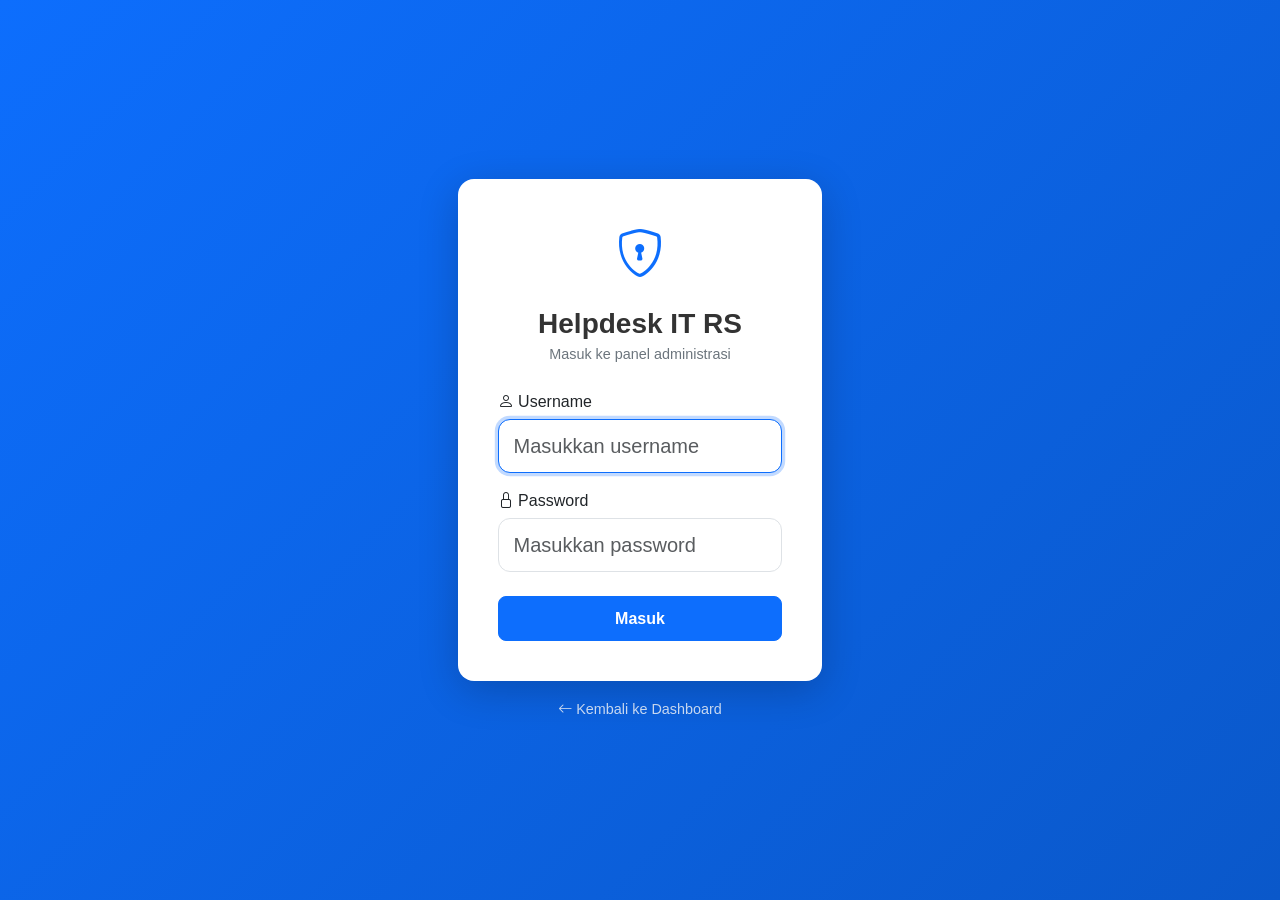
<file: templates/login.html>
<!DOCTYPE html>
<html lang="id" data-bs-theme="light">
<head>
    <meta charset="UTF-8">
    <meta name="viewport" content="width=device-width, initial-scale=1.0">
    <title>Login - Helpdesk IT RS</title>
    <link href="https://cdn.jsdelivr.net/npm/bootstrap@5.3.2/dist/css/bootstrap.min.css" rel="stylesheet">
    <link rel="stylesheet" href="https://cdn.jsdelivr.net/npm/bootstrap-icons@1.11.2/font/bootstrap-icons.css">
    <link rel="stylesheet" href="/static/css/style.css">
    <style>
        body {
            background: linear-gradient(135deg, #0d6efd 0%, #0a58ca 100%);
            min-height: 100vh;
            display: flex;
            align-items: center;
            justify-content: center;
        }
        .login-card {
            border: none;
            border-radius: 1rem;
            box-shadow: 0 10px 40px rgba(0, 0, 0, 0.2);
            width: 100%;
            max-width: 420px;
        }
        .login-card .card-body {
            padding: 2.5rem;
        }
        .login-logo {
            font-size: 3rem;
            color: #0d6efd;
        }
        .login-title {
            font-weight: 700;
            color: #333;
        }
        .login-subtitle {
            font-size: 0.9rem;
            color: #6c757d;
        }
        .form-control:focus {
            border-color: #0d6efd;
            box-shadow: 0 0 0 0.2rem rgba(13, 110, 253, 0.25);
        }
        .btn-login {
            padding: 0.6rem 1.5rem;
            font-weight: 600;
            border-radius: 0.5rem;
        }
        .alert {
            display: none;
        }
        .alert.show {
            display: block;
        }
        .back-link {
            color: rgba(255,255,255,0.8);
            text-decoration: none;
            font-size: 0.9rem;
        }
        .back-link:hover {
            color: #fff;
            text-decoration: underline;
        }
    </style>
</head>
<body>
    <div>
        <div class="card login-card">
            <div class="card-body text-center">
                <div class="login-logo mb-3">
                    <i class="bi bi-shield-lock"></i>
                </div>
                <h3 class="login-title mb-1">Helpdesk IT RS</h3>
                <p class="login-subtitle mb-4">Masuk ke panel administrasi</p>

                <div class="alert alert-danger" id="login-error" role="alert">
                    <i class="bi bi-exclamation-triangle me-1"></i>
                    <span id="error-message">Username atau password salah</span>
                </div>

                <form id="login-form" autocomplete="off">
                    <div class="mb-3 text-start">
                        <label for="username" class="form-label">
                            <i class="bi bi-person me-1"></i>Username
                        </label>
                        <input type="text" class="form-control form-control-lg" id="username"
                               placeholder="Masukkan username" required autofocus>
                    </div>
                    <div class="mb-4 text-start">
                        <label for="password" class="form-label">
                            <i class="bi bi-lock me-1"></i>Password
                        </label>
                        <input type="password" class="form-control form-control-lg" id="password"
                               placeholder="Masukkan password" required>
                    </div>
                    <button type="submit" class="btn btn-primary btn-login w-100" id="btn-login">
                        <span id="btn-text">Masuk</span>
                        <span id="btn-spinner" class="spinner-border spinner-border-sm d-none" role="status"></span>
                    </button>
                </form>
            </div>
        </div>
        <div class="text-center mt-3">
            <a href="/" class="back-link">
                <i class="bi bi-arrow-left me-1"></i>Kembali ke Dashboard
            </a>
        </div>
    </div>

    <script>
        document.getElementById('login-form').addEventListener('submit', async function(e) {
            e.preventDefault();
            const username = document.getElementById('username').value.trim();
            const password = document.getElementById('password').value.trim();
            const errorEl = document.getElementById('login-error');
            const errorMsg = document.getElementById('error-message');
            const btnLogin = document.getElementById('btn-login');
            const btnText = document.getElementById('btn-text');
            const btnSpinner = document.getElementById('btn-spinner');

            // Reset error
            errorEl.classList.remove('show');

            if (!username || !password) {
                errorMsg.textContent = 'Username dan password harus diisi';
                errorEl.classList.add('show');
                return;
            }

            // Loading state
            btnLogin.disabled = true;
            btnText.textContent = 'Memproses...';
            btnSpinner.classList.remove('d-none');

            try {
                const resp = await fetch('/api/auth/login', {
                    method: 'POST',
                    headers: { 'Content-Type': 'application/json' },
                    body: JSON.stringify({ username, password })
                });

                if (!resp.ok) {
                    const err = await resp.json();
                    throw new Error(err.detail || 'Login gagal');
                }

                const data = await resp.json();

                // Store token
                localStorage.setItem('auth_token', data.access_token);
                localStorage.setItem('auth_username', data.username);
                localStorage.setItem('auth_role', data.role);

                // Redirect to previous page or home
                const redirect = new URLSearchParams(window.location.search).get('next') || '/';
                window.location.href = redirect;
            } catch (err) {
                errorMsg.textContent = err.message || 'Terjadi kesalahan saat login';
                errorEl.classList.add('show');
            } finally {
                btnLogin.disabled = false;
                btnText.textContent = 'Masuk';
                btnSpinner.classList.add('d-none');
            }
        });

        // Enter key to submit
        document.getElementById('password').addEventListener('keypress', function(e) {
            if (e.key === 'Enter') {
                document.getElementById('login-form').dispatchEvent(new Event('submit'));
            }
        });
    </script>
    <script src="https://cdn.jsdelivr.net/npm/bootstrap@5.3.2/dist/js/bootstrap.bundle.min.js"></script>
</body>
</html>
</file>
<file: static/css/style.css>
/* Helpdesk IT Rumah Sakit - Custom Styles */

body {
    background:
        radial-gradient(circle at top left, rgba(13, 110, 253, 0.14), transparent 22%),
        linear-gradient(180deg, #f6f8ff 0%, #eef3fb 100%);
    font-family: -apple-system, BlinkMacSystemFont, "Segoe UI", Roboto, "Helvetica Neue", Arial, sans-serif;
    color: #1f2937;
}

.navbar {
    box-shadow: 0 10px 30px rgba(15, 23, 42, 0.08);
}

.navbar-brand {
    font-weight: 700;
    font-size: 1.3rem;
}

.dashboard-shell {
    max-width: 1400px;
    margin: 0 auto;
    padding: 0.25rem 0 1.25rem;
}

.dashboard-hero {
    display: flex;
    justify-content: space-between;
    align-items: center;
    gap: 1rem;
    padding: 1.5rem;
    margin-bottom: 1rem;
    border-radius: 24px;
    background: linear-gradient(135deg, #0d6efd 0%, #4f46e5 100%);
    color: #fff;
    box-shadow: 0 18px 40px rgba(79, 70, 229, 0.2);
    position: relative;
    overflow: hidden;
}

.dashboard-hero::before,
.dashboard-hero::after {
    content: "";
    position: absolute;
    border-radius: 50%;
    background: rgba(255,255,255,0.14);
}

.dashboard-hero::before {
    width: 220px;
    height: 220px;
    top: -90px;
    right: -40px;
}

.dashboard-hero::after {
    width: 120px;
    height: 120px;
    bottom: -40px;
    left: -30px;
}

.dashboard-insights {
    display: grid;
    grid-template-columns: repeat(3, minmax(0, 1fr));
    gap: 1rem;
    margin-bottom: 1.5rem;
}

.insight-pill {
    display: flex;
    flex-direction: column;
    gap: 0.2rem;
    padding: 0.95rem 1rem;
    background: rgba(255,255,255,0.78);
    border: 1px solid rgba(148,163,184,0.22);
    border-radius: 18px;
    box-shadow: 0 10px 25px rgba(15,23,42,0.05);
    backdrop-filter: blur(8px);
}

.insight-kicker {
    font-size: 0.75rem;
    text-transform: uppercase;
    letter-spacing: 0.08em;
    color: #64748b;
    font-weight: 700;
}

.stat-card-active {
    box-shadow: 0 0 0 3px rgba(255,255,255,0.95), 0 18px 42px rgba(15, 23, 42, 0.22);
    transform: translateY(-4px) scale(1.01);
    filter: saturate(1.14) brightness(1.05);
    outline: 2px solid rgba(255,255,255,0.82);
    outline-offset: 2px;
}

.dashboard-eyebrow {
    display: none;
    align-items: center;
    gap: 0.45rem;
    font-size: 0.9rem;
    font-weight: 700;
    opacity: 0.9;
    margin-bottom: 0.4rem;
}

.dashboard-title {
    display: none;
    margin: 0;
    font-size: clamp(1.5rem, 2vw, 2.1rem);
    font-weight: 800;
}

.dashboard-subtitle {
    display: none;
    margin: 0.45rem 0 0;
    opacity: 0.88;
    max-width: 700px;
}

.dashboard-cta {
    white-space: nowrap;
    font-weight: 700;
    border-radius: 14px;
}

.card {
    border: none;
    box-shadow: 0 12px 30px rgba(15, 23, 42, 0.06);
    border-radius: 18px;
    transition: transform 0.2s ease, box-shadow 0.2s ease;
}

.card:hover {
    box-shadow: 0 18px 36px rgba(15, 23, 42, 0.1);
}

.card-header {
    background: rgba(255,255,255,0.94);
    border-bottom: 1px solid rgba(15, 23, 42, 0.06);
    font-weight: 700;
    padding: 1rem 1.1rem;
}

.dashboard-panel {
    overflow: hidden;
}

.chart-grid {
    display: grid;
    grid-template-columns: repeat(7, minmax(0, 1fr));
    gap: 1rem;
    align-items: end;
    min-height: 260px;
}

.chart-column {
    display: flex;
    flex-direction: column;
    align-items: center;
    gap: 0.35rem;
}

.chart-bar-wrap {
    width: 100%;
    height: 170px;
    display: flex;
    justify-content: center;
    align-items: end;
    padding: 0.4rem;
    border-radius: 14px;
    background: linear-gradient(180deg, rgba(13, 110, 253, 0.05), rgba(13, 110, 253, 0.14));
}

.chart-bar {
    width: 100%;
    max-width: 42px;
    border-radius: 999px 999px 10px 10px;
    background: linear-gradient(180deg, #60a5fa 0%, #2563eb 100%);
    box-shadow: 0 12px 24px rgba(37, 99, 235, 0.24);
}

.chart-value {
    font-size: 0.9rem;
    font-weight: 800;
    color: #0f172a;
}

.chart-label {
    font-size: 0.78rem;
    font-weight: 700;
    color: #475569;
    text-transform: uppercase;
}

.chart-sub-label {
    font-size: 0.72rem;
    color: #64748b;
}

/* Stat cards */
.stat-card {
    position: relative;
    overflow: hidden;
    border-radius: 22px;
    min-height: 188px;
    cursor: pointer;
    border: 1px solid rgba(255,255,255,0.24);
    background-clip: padding-box;
}

.stat-card::before {
    content: "";
    position: absolute;
    inset: 0;
    background: linear-gradient(180deg, rgba(255,255,255,0.12), transparent 45%);
    pointer-events: none;
}

.stat-card::after {
    content: "";
    position: absolute;
    inset: auto -28px -38px auto;
    width: 120px;
    height: 120px;
    border-radius: 50%;
    background: rgba(255,255,255,0.14);
}

.stat-card .card-body {
    position: relative;
    z-index: 1;
    display: flex;
    flex-direction: column;
    justify-content: space-between;
    gap: 0.8rem;
    padding: 1rem;
    color: #ffffff;
    min-height: 188px;
}

.stat-card-top {
    display: flex;
    align-items: center;
    justify-content: space-between;
    gap: 0.5rem;
}

.stat-card-badge {
    font-size: 0.72rem;
    font-weight: 700;
    text-transform: uppercase;
    letter-spacing: 0.08em;
    opacity: 0.96;
    padding: 0.25rem 0.55rem;
    border-radius: 999px;
    background: rgba(255,255,255,0.18);
}

.stat-card-trend {
    width: 34px;
    height: 34px;
    display: grid;
    place-items: center;
    border-radius: 10px;
    background: rgba(255,255,255,0.18);
    font-size: 0.95rem;
}

.stat-card-content {
    display: flex;
    align-items: center;
    gap: 1rem;
}

.stat-card-content-new {
    justify-content: flex-start;
    gap: 0.9rem;
}

.stat-icon {
    width: 54px;
    height: 54px;
    display: grid;
    place-items: center;
    border-radius: 16px;
    background: rgba(255,255,255,0.22);
    backdrop-filter: blur(4px);
    flex-shrink: 0;
    box-shadow: inset 0 1px 1px rgba(255,255,255,0.28);
}

.stat-value {
    font-size: 2rem;
    font-weight: 800;
    line-height: 1;
}

.stat-label {
    font-size: 0.95rem;
    opacity: 0.98;
    font-weight: 700;
}

.stat-card-primary { background: linear-gradient(135deg, #2563eb, #1d4ed8); }
.stat-card-danger { background: linear-gradient(135deg, #dc3545, #ef4444); }
.stat-card-warning { background: linear-gradient(135deg, #f59e0b, #fbbf24); }
.stat-card-secondary { background: linear-gradient(135deg, #6c757d, #94a3b8); }
.stat-card-success { background: linear-gradient(135deg, #198754, #22c55e); }
.stat-card-info { background: linear-gradient(135deg, #0dcaf0, #06b6d4); }
.stat-card-dark { background: linear-gradient(135deg, #1e293b, #334155); }

.stat-card:hover {
    transform: translateY(-4px);
    box-shadow: 0 18px 38px rgba(15, 23, 42, 0.16);
}

.stat-card-active {
    box-shadow: 0 0 0 3px rgba(255,255,255,0.95), 0 16px 42px rgba(15,23,42,0.22);
    transform: translateY(-4px) scale(1.01);
    outline: 2px solid rgba(255,255,255,0.76);
    outline-offset: 2px;
}

.stat-card a {
    transition: opacity 0.2s;
}

.stat-card a:hover {
    opacity: 0.9;
}

.stat-card-new-link {
    color: #111827;
}

.stat-card-new-link small,
.stat-card-new-link h5 {
    color: inherit;
}

/* Table */
.dashboard-table th {
    font-weight: 700;
    color: #475569;
    border-bottom: 1px solid rgba(148, 163, 184, 0.35);
    background-color: transparent;
}

.dashboard-table tbody tr {
    transition: background-color 0.15s ease, transform 0.15s ease;
}

.dashboard-table tbody tr:hover {
    background-color: rgba(13, 110, 253, 0.05);
}

.table-hover tbody tr {
    transition: background-color 0.15s;
}

/* Badge */
.badge {
    font-weight: 600;
    padding: 0.45em 0.8em;
    border-radius: 999px;
}

/* Report controls */
.form-control,
.form-select {
    border-radius: 12px;
    padding: 0.7rem 0.9rem;
}

.btn {
    border-radius: 12px;
    font-weight: 600;
}

/* Pagination */
.pagination-wrapper {
    position: relative;
    display: flex;
    align-items: center;
    justify-content: center;
    margin-top: 1rem;
}

.total-tickets {
    position: absolute;
    right: 0;
    top: 50%;
    transform: translateY(-50%);
    font-size: 0.9rem;
    color: #64748b;
    white-space: nowrap;
}

.pagination {
    margin-top: 0;
    gap: 0.25rem;
}

html[data-bs-theme="dark"] .total-tickets {
    color: #94a3b8;
}

.page-link {
    color: #0d6efd;
    border: none;
    padding: 0.58rem 0.9rem;
    border-radius: 12px;
    background: rgba(13, 110, 253, 0.06);
    transition: background-color 0.15s ease, color 0.15s ease;
}

.page-link:hover {
    background: rgba(13, 110, 253, 0.15);
    color: #0a58ca;
}

.page-item.active .page-link {
    background: linear-gradient(135deg, #0d6efd, #0a58ca);
    color: #fff;
    font-weight: 700;
    box-shadow: 0 4px 12px rgba(13, 110, 253, 0.35);
    border: none;
}

.page-item.active .page-link:hover {
    background: linear-gradient(135deg, #0d6efd, #0a58ca);
    color: #fff;
}

.page-item.disabled .page-link {
    background-color: transparent;
    opacity: 0.6;
    color: #6c757d;
}

/* Responsive */
@media (max-width: 991px) {
    .dashboard-hero {
        flex-direction: column;
        align-items: flex-start;
    }

    .dashboard-insights {
        grid-template-columns: 1fr;
    }
}

@media (max-width: 768px) {
    .table-responsive {
        font-size: 0.875rem;
    }

    .dashboard-title {
        font-size: 1.4rem;
    }
}

@media (max-width: 576px) {
    .container-fluid {
        padding-left: 0.75rem;
        padding-right: 0.75rem;
    }

    .dashboard-hero {
        padding: 1.1rem;
    }
}

/* Dark Mode Styles */
html[data-bs-theme="dark"] body {
    background:
        radial-gradient(circle at top left, rgba(99, 102, 241, 0.26), transparent 22%),
        linear-gradient(180deg, #0c1220 0%, #111827 100%);
}

html[data-bs-theme="dark"] .card {
    background-color: #161e2d;
    box-shadow: 0 14px 32px rgba(0, 0, 0, 0.22);
}

html[data-bs-theme="dark"] .chart-bar-wrap {
    background: linear-gradient(180deg, rgba(96, 165, 250, 0.08), rgba(96, 165, 250, 0.16));
}

html[data-bs-theme="dark"] .chart-value {
    color: #e2e8f0;
}

html[data-bs-theme="dark"] .chart-label {
    color: #cbd5e1;
}

html[data-bs-theme="dark"] .chart-sub-label {
    color: #94a3b8;
}

html[data-bs-theme="dark"] .insight-pill {
    background: rgba(15, 23, 42, 0.72);
    border-color: rgba(96, 165, 250, 0.18);
    box-shadow: 0 10px 25px rgba(0,0,0,0.18);
}

html[data-bs-theme="dark"] .insight-kicker {
    color: #93c5fd;
}

html[data-bs-theme="dark"] .stat-card-new-link {
    color: #ffffff;
}

html[data-bs-theme="dark"] .stat-card-active {
    box-shadow: 0 0 0 3px rgba(15, 23, 42, 0.95), 0 14px 40px rgba(37, 99, 235, 0.42);
}

html[data-bs-theme="dark"] .card-header {
    background-color: #161e2d;
    border-bottom-color: rgba(148,163,184,0.22);
}

html[data-bs-theme="dark"] .dashboard-table th {
    color: #cbd5e1;
}

html[data-bs-theme="dark"] .table {
    color: #e5e7eb;
}

html[data-bs-theme="dark"] .table-hover tbody tr:hover {
    background-color: rgba(59, 130, 246, 0.12);
}

html[data-bs-theme="dark"] .form-control,
html[data-bs-theme="dark"] .form-select {
    background-color: #0f172a;
    border-color: #334155;
    color: #e5e7eb;
}

html[data-bs-theme="dark"] .form-control:focus,
html[data-bs-theme="dark"] .form-select:focus {
    background-color: #0f172a;
    border-color: #60a5fa;
    color: #e5e7eb;
}

html[data-bs-theme="dark"] .form-label {
    color: #cbd5e1;
}

html[data-bs-theme="dark"] .page-link {
    background-color: rgba(96, 165, 250, 0.12);
    color: #e5e7eb;
    transition: background-color 0.15s ease, color 0.15s ease;
}

html[data-bs-theme="dark"] .page-link:hover {
    background-color: rgba(96, 165, 250, 0.22);
    color: #fff;
}

html[data-bs-theme="dark"] .page-item.active .page-link {
    background: linear-gradient(135deg, #3b82f6, #2563eb);
    color: #fff;
    font-weight: 700;
    box-shadow: 0 4px 12px rgba(59, 130, 246, 0.35);
    border: none;
}

html[data-bs-theme="dark"] .page-item.active .page-link:hover {
    background: linear-gradient(135deg, #3b82f6, #2563eb);
    color: #fff;
}

html[data-bs-theme="dark"] .page-item.disabled .page-link {
    background-color: transparent;
    color: #64748b;
    opacity: 0.6;
}

html[data-bs-theme="dark"] .modal-content {
    background-color: #111827;
    color: #e5e7eb;
}

html[data-bs-theme="dark"] .modal-header {
    border-bottom-color: #334155;
}

html[data-bs-theme="dark"] .modal-footer {
    border-top-color: #334155;
}

html[data-bs-theme="dark"] .btn-close {
    filter: invert(1);
}

html[data-bs-theme="dark"] .timeline li {
    border-left-color: #334155;
}

html[data-bs-theme="dark"] .timeline li::before {
    background-color: #94a3b8;
}

html[data-bs-theme="dark"] .toast {
    background-color: #111827;
    color: #e5e7eb;
}

html[data-bs-theme="dark"] .toast-header {
    background-color: #0f172a;
    color: #cbd5e1;
}

html[data-bs-theme="dark"] .text-bg-info {
    background-color: #0a5a7a !important;
}

/* Badge */
.badge {
    font-weight: 500;
    padding: 0.4em 0.8em;
}

/* Timeline */
.timeline {
    list-style: none;
    padding: 0;
}

.timeline li {
    position: relative;
    padding-left: 1.5rem;
    border-left: 2px solid #dee2e6;
    margin-left: 0.5rem;
}

.timeline li:last-child {
    border-left: 2px solid transparent;
}

.timeline li::before {
    content: '';
    position: absolute;
    left: -0.45rem;
    top: 0.3rem;
    width: 0.8rem;
    height: 0.8rem;
    background-color: #6c757d;
    border-radius: 50%;
}

/* Toast */
.toast-container {
    z-index: 1080;
}

/* Loading overlay */
#loading-overlay {
    position: relative;
}

/* Table responsive */
@media (max-width: 768px) {
    .table-responsive {
        font-size: 0.875rem;
    }
}

/* Search alignment */
.input-group-text {
    background-color: #fff;
    border-right: none;
}

.form-control:focus {
    box-shadow: 0 0 0 0.2rem rgba(13, 110, 253, 0.15);
}

/* Pagination */
.pagination {
    margin-top: 1rem;
}

.page-link {
    color: #0d6efd;
    border: none;
    padding: 0.5rem 1rem;
    margin: 0 0.2rem;
    border-radius: 0.375rem;
}

.page-item.disabled .page-link {
    background-color: transparent;
    opacity: 0.6;
}

/* Form spacing */
.form-label {
    font-weight: 500;
    margin-bottom: 0.3rem;
}

/* Image preview */
#detail-foto {
    cursor: pointer;
    transition: transform 0.2s;
}

#detail-foto:hover {
    transform: scale(1.02);
}

/* Responsive */
@media (max-width: 576px) {
    .container-fluid {
        padding-left: 0.75rem;
        padding-right: 0.75rem;
    }
}

/* Active nav link */
.navbar-nav .nav-item .nav-link {
    border-radius: 0.375rem;
    margin: 0 0.15rem;
}

.navbar-nav .nav-item .nav-link:hover {
    background-color: rgba(255,255,255,0.1);
}

/* Dark Mode Styles */
html[data-bs-theme="dark"] body {
    background-color: #121212;
}

html[data-bs-theme="dark"] .card {
    background-color: #1e1e1e;
    border: 1px solid #333;
}

html[data-bs-theme="dark"] .card-header {
    background-color: #1e1e1e;
    border-bottom-color: #333;
}

html[data-bs-theme="dark"] .table {
    color: #e0e0e0;
}

html[data-bs-theme="dark"] .table th {
    color: #ccc;
}

html[data-bs-theme="dark"] .table-hover tbody tr:hover {
    background-color: #2a2a2a;
}

html[data-bs-theme="dark"] .table-striped > tbody > tr:nth-of-type(odd) {
    background-color: #1a1a1a;
}

html[data-bs-theme="dark"] .form-control,
html[data-bs-theme="dark"] .form-select {
    background-color: #2a2a2a;
    border-color: #444;
    color: #e0e0e0;
}

html[data-bs-theme="dark"] .form-control:focus,
html[data-bs-theme="dark"] .form-select:focus {
    background-color: #2a2a2a;
    border-color: #0d6efd;
    color: #e0e0e0;
}

html[data-bs-theme="dark"] .form-label {
    color: #ccc;
}

html[data-bs-theme="dark"] .page-link {
    background-color: #2a2a2a;
    color: #e0e0e0;
    border-color: #444;
}

html[data-bs-theme="dark"] .page-link:hover {
    background-color: #3a3a3a;
    color: #fff;
}

html[data-bs-theme="dark"] .page-item.disabled .page-link {
    background-color: #1e1e1e;
    color: #666;
}

html[data-bs-theme="dark"] .modal-content {
    background-color: #1e1e1e;
    color: #e0e0e0;
}

html[data-bs-theme="dark"] .modal-header {
    border-bottom-color: #333;
}

html[data-bs-theme="dark"] .modal-footer {
    border-top-color: #333;
}

html[data-bs-theme="dark"] .btn-close {
    filter: invert(1);
}

html[data-bs-theme="dark"] .timeline li {
    border-left-color: #444;
}

html[data-bs-theme="dark"] .timeline li::before {
    background-color: #888;
}

html[data-bs-theme="dark"] .toast {
    background-color: #1e1e1e;
    color: #e0e0e0;
}

html[data-bs-theme="dark"] .toast-header {
    background-color: #2a2a2a;
    color: #ccc;
}

html[data-bs-theme="dark"] .text-bg-info {
    background-color: #0a5a7a !important;
}
</file>
